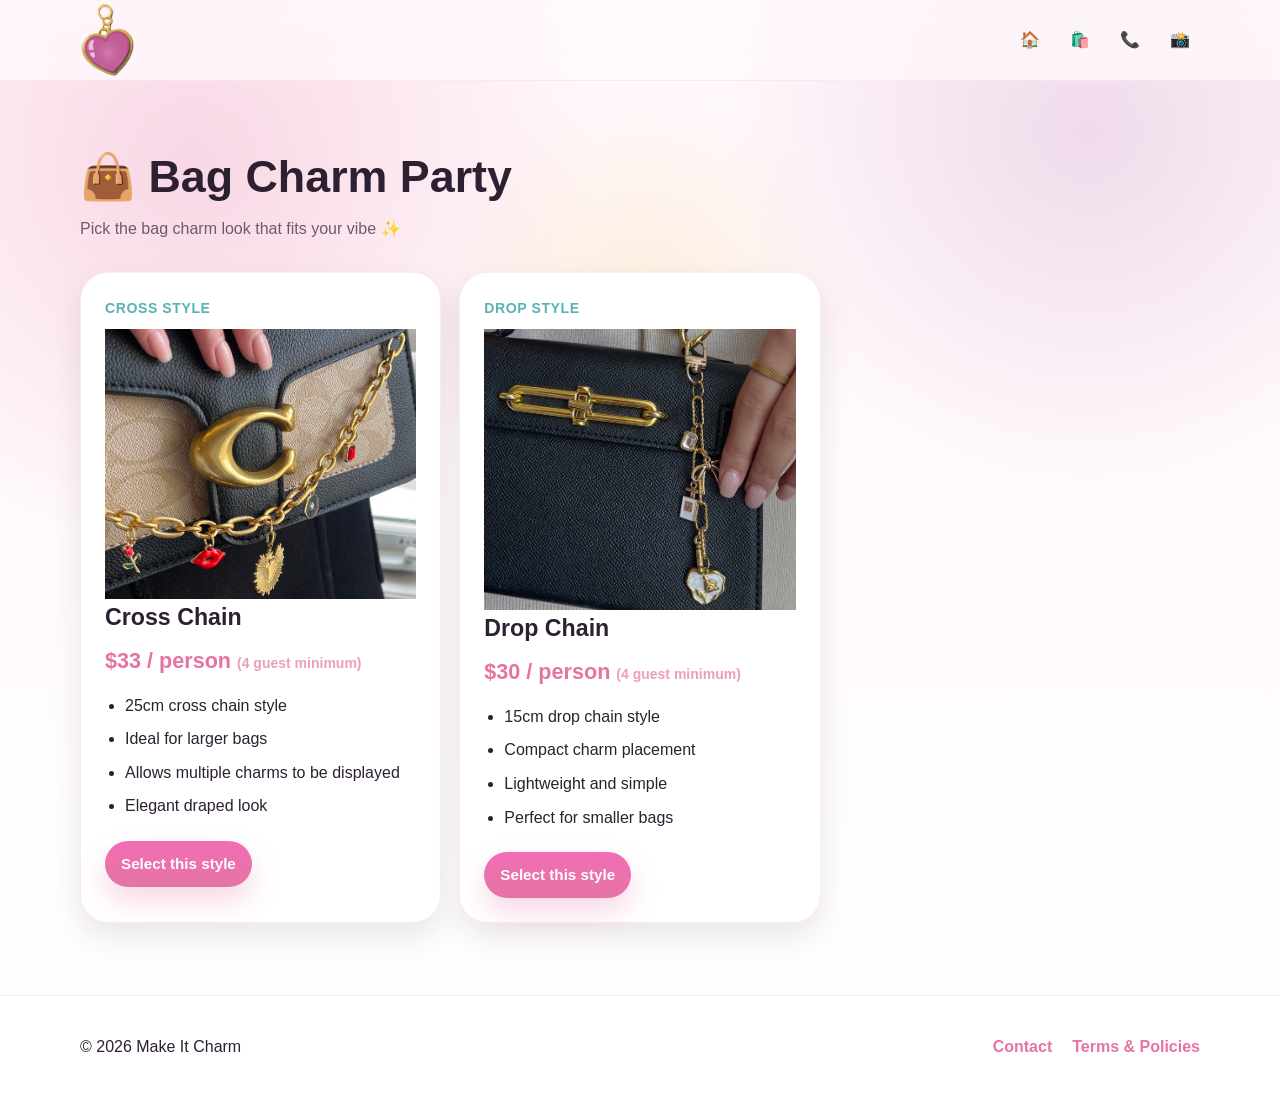
<file: bagcharm.html>
<!doctype html>
<html lang="en">
  <head>
    <meta charset="utf-8" />
    <meta name="viewport" content="width=device-width, initial-scale=1" />
    <title>Make It Charm</title>
    <link rel="stylesheet" href="styles.css" />
    <link rel="icon" type="image/png" href="images/favicon.png">

  </head>

  <body class="page-bg">
    <header class="site-header">
      <div class="container header-inner">
          <a class="logo-wrap" href="index.html" aria-label="Make It Charm home">
              <img src="images/charmnobg.png" alt="Make It Charm logo" class="logo-img" />
          </a>
          <button class="nav-toggle" aria-label="Open menu" aria-expanded="false">
            <span></span>
            <span></span>
            <span></span>
          </button>
          <nav class="site-nav" aria-label="Primary navigation">
            <ul class="nav-list">
                <li><a class="nav-link" href="index.html">🏠</a></li>
                <li><a class="nav-link" href="index.html#packages">🛍️</a></li>
                <li><a class="nav-link" href="contact.html">📞</a></li>
                <li><a class="nav-link" href="https://instagram.com/makeitcharmx" target="_blank">📸</a></li>
            </ul>
          </nav>
      </div>
    </header>


      <section class="section">
        <div class="container">
          <h2 class="section-title">👜 Bag Charm Party</h2>
          <p class="subtext">Pick the bag charm look that fits your vibe ✨</p>

          <div class="card-row chain-card-row">
            <article class="price-card chain-card">
              <p class="package-mini-tag">Cross style</p>
              <img src="images/CrossChain.JPG" alt="Cross chain bag charm style" class="chain-image" />
              <h3>Cross Chain</h3>
              <p class="package-price">$33 / person <span style="font-size:14px; opacity:0.7;">(4 guest minimum)</span></p>
              <ul class="list">
                <li>25cm cross chain style</li>
                <li>Ideal for larger bags</li>
                <li>Allows multiple charms to be displayed</li>
                <li>Elegant draped look</li>
              </ul>
              <a class="btn btn-small" href="booking.html">Select this style</a>
            </article>

            <article class="price-card chain-card">
              <p class="package-mini-tag">Drop style</p>
              <img src="images/DropChain.jpeg" alt="Drop chain bag charm style" class="chain-image" />
              <h3>Drop Chain</h3>
              <p class="package-price">$30 / person <span style="font-size:14px; opacity:0.7;">(4 guest minimum)</span></p>
              <ul class="list">
                <li>15cm drop chain style</li>
                <li>Compact charm placement</li>
                <li>Lightweight and simple</li>
                <li>Perfect for smaller bags</li>
              </ul>
              <a class="btn btn-small" href="booking.html">Select this style</a>
            </article>
          </div>
        </div>
      </section>

      <script src="script.js"></script>
      <button id="backToTop" class="back-to-top" aria-label="Back to top">↑</button>
      <script src="script.js"></script>
  </body>
  <footer class="site-footer">
      <div class="container footer-inner">
        <p>© <span id="year"></span> Make It Charm</p>

        <div class="footer-links">
          <a class="footer-link" href="contact.html">Contact</a>
          <a class="footer-link" href="terms.html">Terms & Policies</a>
        </div>
      </div>
    </footer>
</html>
</file>
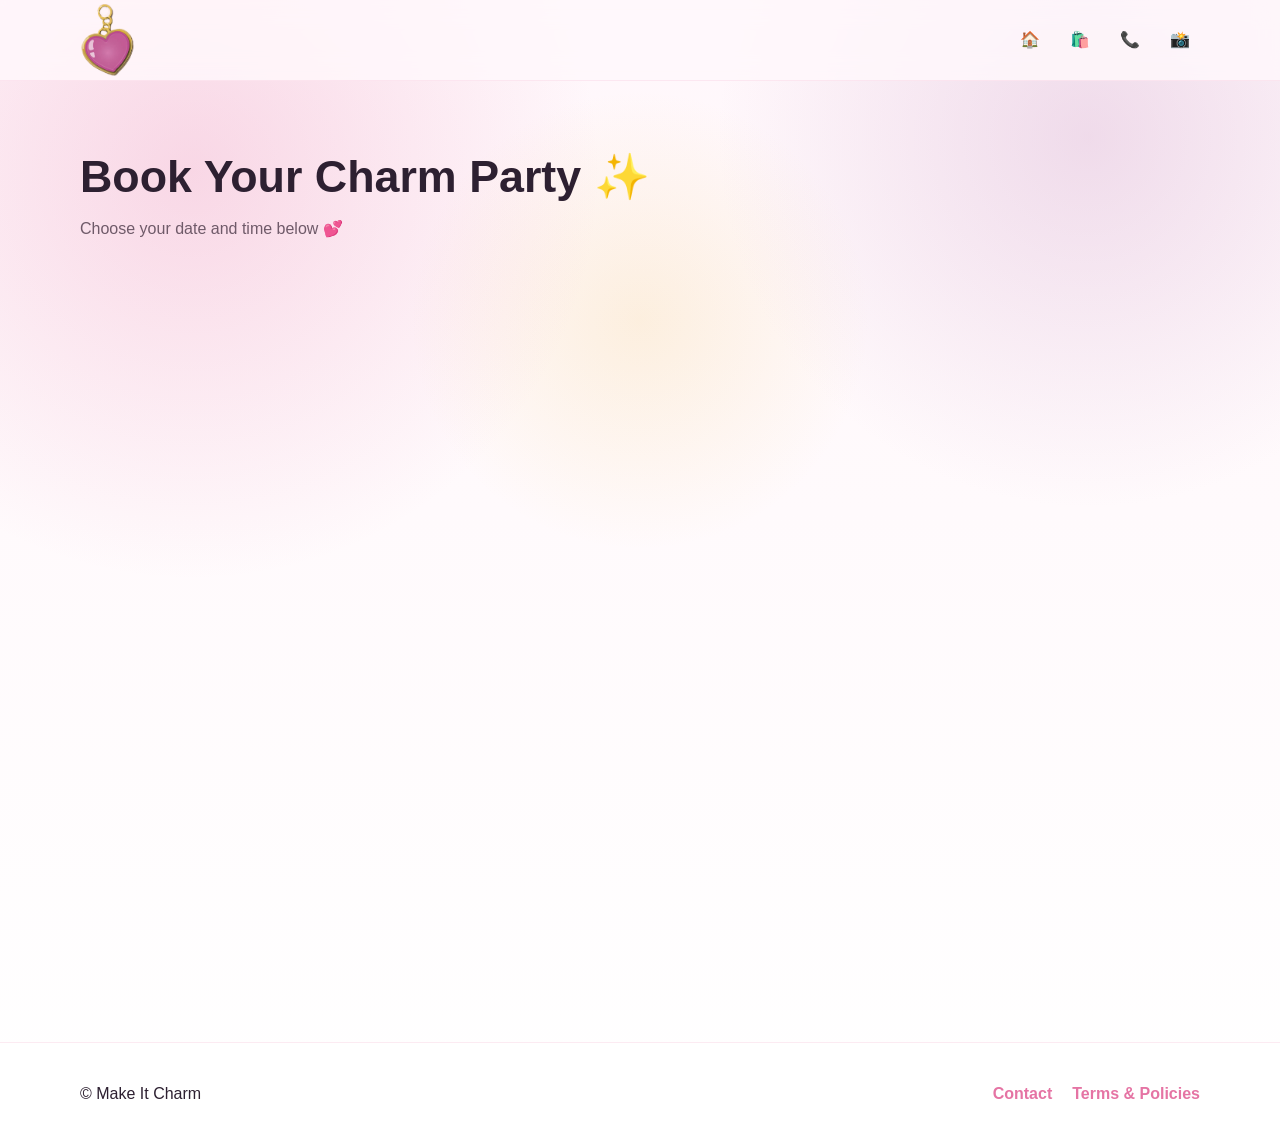
<file: booking.html>
<!doctype html>
<html lang="en">
<head>
  <meta charset="utf-8" />
  <meta name="viewport" content="width=device-width, initial-scale=1" />
  <title>Book a Charm Party | Make It Charm</title>
  <link rel="stylesheet" href="styles.css" />
  <link rel="icon" type="image/png" href="images/favicon.png">

</head>


<body class="page-bg">
    <header class="site-header">
      <div class="container header-inner">
          <a class="logo-wrap" href="index.html" aria-label="Make It Charm home">
            <img src="images/charmnobg.png" alt="Make It Charm logo" class="logo-img" />
          </a>
          <button class="nav-toggle" aria-label="Open menu" aria-expanded="false">
            <span></span>
            <span></span>
            <span></span>
          </button>

          <nav class="site-nav" aria-label="Primary navigation">
            <ul class="nav-list">
            <li><a class="nav-link" href="index.html">🏠</a></li>
            <li><a class="nav-link" href="index.html#packages">🛍️</a></li>
            <li><a class="nav-link" href="contact.html">📞</a></li>
         <li><a class="nav-link" href="https://instagram.com/makeitcharmx" target="_blank">📸</a></li>
          </ul>
        </nav>
      </div>
    </header>

  <main>
    <section class="section">
      <div class="container">
        <h1 class="section-title">Book Your Charm Party ✨</h1>
        <p class="subtext">Choose your date and time below 💕</p>

        <!-- CALENDLY EMBED -->
        <div class="calendly-inline-widget"
          data-url="https://calendly.com/makeitcharm/make-it-charm-diy-rental-kits"
          style="min-width:320px;height:700px;">
        </div>

      </div>
    </section>
  </main>

  <script src="https://assets.calendly.com/assets/external/widget.js" async></script>
</body>
 <footer class="site-footer">
      <div class="container footer-inner">
        <p>© <span id="year"></span> Make It Charm</p>

        <div class="footer-links">
          <a class="footer-link" href="contact.html">Contact</a>
          <a class="footer-link" href="terms.html">Terms & Policies</a>
        </div>
      </div>
</footer>
</html>
</html>
</file>
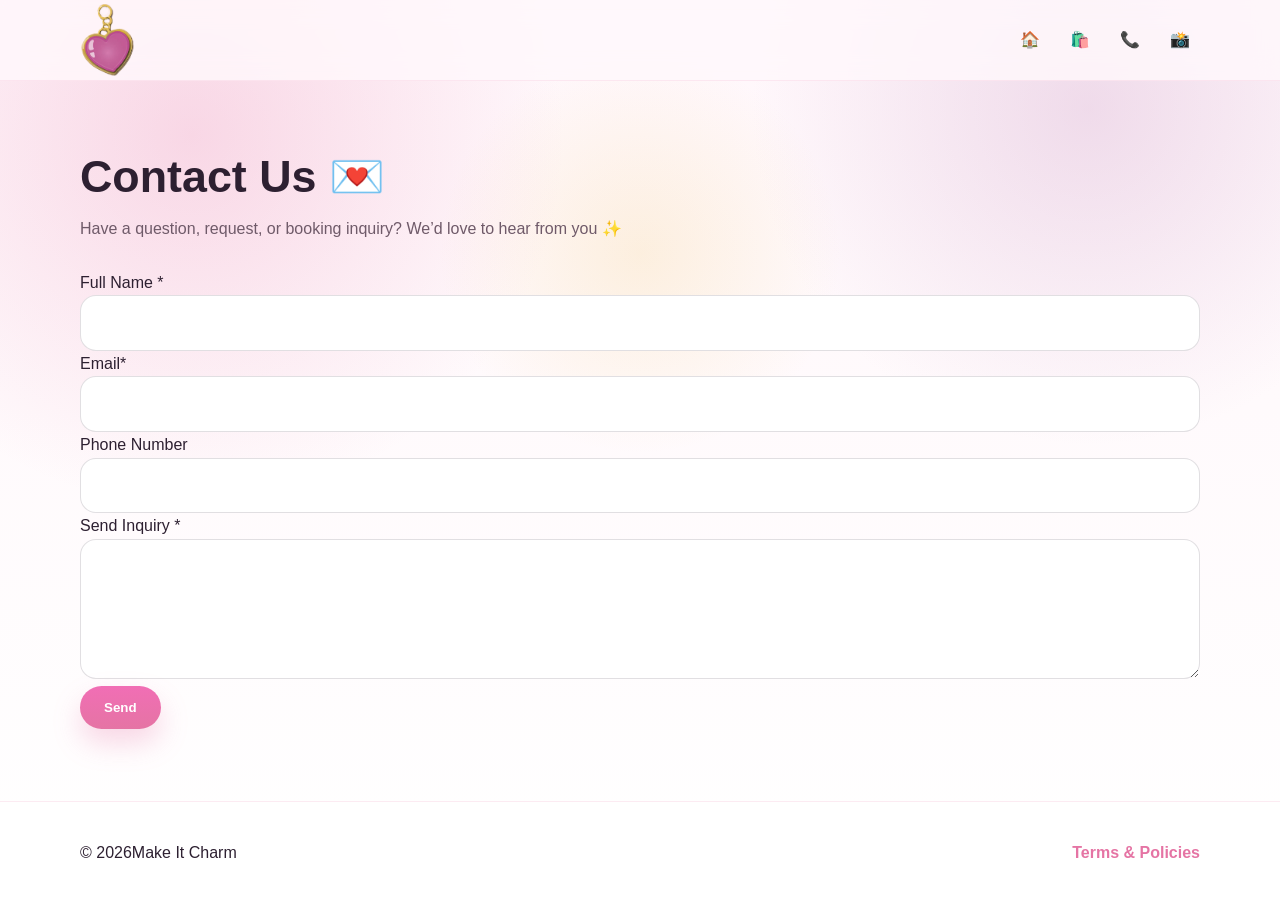
<file: contact.html>
<!doctype html>
<html lang="en">
  <head>
    <meta charset="utf-8" />
    <meta name="viewport" content="width=device-width, initial-scale=1" />
    <title>Make It Charm</title>
    <link rel="stylesheet" href="styles.css" />
    <link rel="icon" type="image/png" href="images/favicon.png">

  </head>

  <body class="page-bg">
    <header class="site-header">
      <div class="container header-inner">
          <a class="logo-wrap" href="index.html" aria-label="Make It Charm home">
              <img src="images/charmnobg.png" alt="Make It Charm logo" class="logo-img" />
          </a>
          <button class="nav-toggle" aria-label="Open menu" aria-expanded="false">
            <span></span>
            <span></span>
            <span></span>
          </button>
          <nav class="site-nav" aria-label="Primary navigation">
            <ul class="nav-list">
                <li><a class="nav-link" href="index.html">🏠</a></li>
                <li><a class="nav-link" href="index.html#packages">🛍️</a></li>
                <li><a class="nav-link" href="contact.html">📞</a></li>
                <li><a class="nav-link" href="https://instagram.com/makeitcharmx" target="_blank">📸</a></li>
            </ul>
          </nav>
      </div>
    </header>

    <main>
      <section class="section">
        <div class="container">
          <h2 class="section-title">Contact Us 💌</h2>
          <p class="subtext">Have a question, request, or booking inquiry? We’d love to hear from you ✨</p>

          <form action="mailto:makeitcharm@gmail.com" method="POST" enctype="text/plain" class="contact-form">

            <label>Full Name <span class="required">*</span></label>
            <input type="text" name="name" required />

            <label>Email<span class="required">*</span></label>
            <input type="email" name="email" required />

            <label>Phone Number</label>
            <input type="text" name="phone"  />

            <label>Send Inquiry <span class="required">*</span></label>
            <textarea name="details" rows="4" required></textarea>

            <button type="submit" class="btn">Send</button>

          </form>
        </div>
    </section>
    </main>


  <button id="backToTop" class="back-to-top" aria-label="Back to top">↑</button>
  <script src="script.js"></script>
</body>
<footer class="site-footer">
      <div class="container footer-inner">
        <p>© <span id="year"></span>Make It Charm</p>

        <div class="footer-links">
          <a class="footer-link" href="terms.html">Terms & Policies</a>
        </div>
      </div>
    </footer>
</html>
</file>
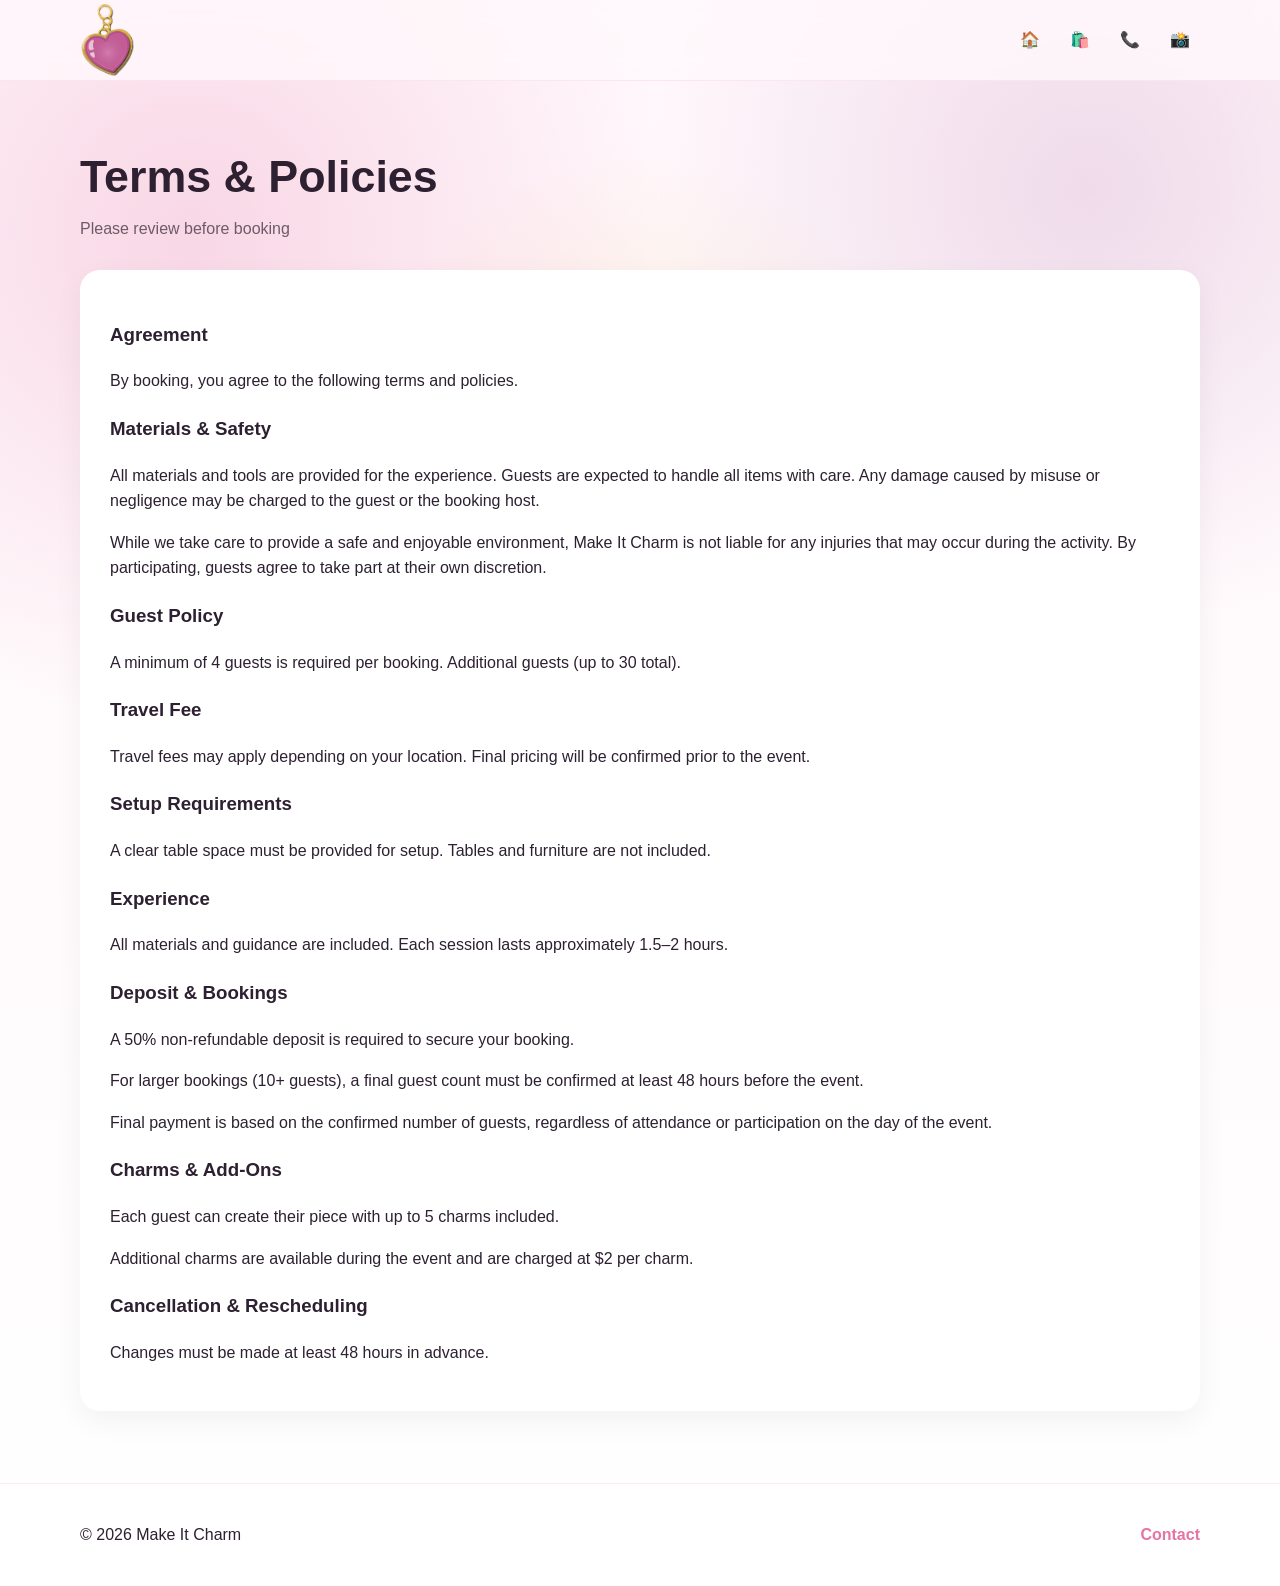
<file: terms.html>
<!doctype html>
<html lang="en">
<head>
  <meta charset="utf-8" />
  <meta name="viewport" content="width=device-width, initial-scale=1" />
  <title>Terms & Policies | Make It Charm</title>
  <link rel="stylesheet" href="styles.css" />
  <link rel="icon" type="image/png" href="images/favicon.png">
  <script src="script.js"></script>

</head>

<body class="page-bg">

  <!-- Header -->
    <header class="site-header">
      <div class="container header-inner">
          <a class="logo-wrap" href="index.html" aria-label="Make It Charm home">
            <img src="images/charmnobg.png" alt="Make It Charm logo" class="logo-img" />
          </a>
          <button class="nav-toggle" aria-label="Open menu" aria-expanded="false">
            <span></span>
            <span></span>
            <span></span>
          </button>

          <nav class="site-nav" aria-label="Primary navigation">
            <ul class="nav-list">
            <li><a class="nav-link" href="index.html">🏠</a></li>
            <li><a class="nav-link" href="index.html#packages">🛍️</a></li>
            <li><a class="nav-link" href="contact.html">📞</a></li>
         <li><a class="nav-link" href="https://instagram.com/makeitcharmx" target="_blank">📸</a></li>
          </ul>
        </nav>
      </div>
    </header>
  <main>
    <section class="section">
      <div class="container">
        <h1 class="section-title">Terms & Policies </h1>
        <p class="subtext">Please review before booking </p>

        <div class="policy-box">

        <h3>Agreement</h3>
        <p>By booking, you agree to the following terms and policies.</p>

        <h3>Materials & Safety</h3>
        <p>
          All materials and tools are provided for the experience. Guests are expected to handle all items with care. Any damage caused by misuse or negligence may be charged to the guest or the booking host.
        </p>
        <p>
          While we take care to provide a safe and enjoyable environment, Make It Charm is not liable for any injuries 
          that may occur during the activity. By participating, guests agree to take part at their own discretion.
        </p>

        <h3>Guest Policy</h3>
        <p>
          A minimum of 4 guests is required per booking. Additional guests (up to 30 total).
        </p>

        <h3>Travel Fee</h3>
        <p>
          Travel fees may apply depending on your location. Final pricing will be confirmed prior to the event.
        </p>

        <h3>Setup Requirements</h3>
        <p>
          A clear table space must be provided for setup. Tables and furniture are not included.
        </p>

        <h3>Experience</h3>
        <p>
          All materials and guidance are included. Each session lasts approximately 1.5–2 hours.
        </p>

        <h3>Deposit & Bookings</h3>
        <p>
          A 50% non-refundable deposit is required to secure your booking.
        </p>
        <p>
          For larger bookings (10+ guests), a final guest count must be confirmed at least 48 hours before the event.
        </p>
        <p>
          Final payment is based on the confirmed number of guests, regardless of attendance or participation on the day of the event.
        </p>

        <h3>Charms & Add-Ons</h3>
        <p>
          Each guest can create their piece with up to 5 charms included.
        </p>
        <p>
          Additional charms are available during the event and are charged at $2 per charm.
        </p>

        <h3>Cancellation & Rescheduling</h3>
        <p>
          Changes must be made at least 48 hours in advance.
        </p>

      </div>
    </section>
  </main>
</body>
<footer class="site-footer">
      <div class="container footer-inner">
        <p>© <span id="year"></span> Make It Charm</p>

        <div class="footer-links">
          <a class="footer-link" href="contact.html">Contact</a>
        </div>
      </div>
</footer>
</html>
</file>
<file: styles.css>
@font-face {
  font-family: "Candelis Demo";
  src: url("fonts/CandelisDEMO-Regular.ttf") format("truetype");
  font-weight: normal;
  font-style: normal;
}

*,
*::before,
*::after {
  box-sizing: border-box;
}

:root {
  --bg: #fff8fc;
  --surface: #ffffff;
  --surface-soft: #fff2f7;
  --ink: #2d2031;
  --muted: #6f5a69;

  --pink-main: #e574a4;
  --pink-soft: #dd8ab1;
  --pink-warm: #e48798;
  --lilac: #d3a5cb;
  --teal: #59b3b5;
  --yellow: #fec82d;
  --yellow-soft: #f1c15a;
  --peach: #e3a08b;

  --border: rgba(45, 32, 49, 0.12);
  --radius-lg: 28px;
  --radius-md: 20px;
  --radius-sm: 14px;

  --shadow-soft: 0 12px 30px rgba(229, 116, 164, 0.12);
  --shadow-card: 0 14px 30px rgba(45, 32, 49, 0.10);
}

html {
  scroll-behavior: smooth;
}

body {
  margin: 0;
  font-family: "Trebuchet MS", "Segoe UI", Arial, sans-serif;
  color: var(--ink);
  background: var(--bg);
  line-height: 1.6;
}

img {
  max-width: 100%;
  display: block;
}

.container {
  width: min(1120px, 92%);
  margin: 0 auto;
}

.page-bg {
  background:
    radial-gradient(circle at 15% 15%, rgba(229, 116, 164, 0.25), transparent 28%),
    radial-gradient(circle at 85% 12%, rgba(211, 165, 203, 0.35), transparent 25%),
    radial-gradient(circle at 50% 28%, rgba(241, 193, 90, 0.18), transparent 22%),
    linear-gradient(180deg, #fff7fb 0%, #fffafc 45%, #ffffff 100%);
}

/* header */

.site-header {
  position: sticky;
  top: 0;
  z-index: 100;
  background: rgba(255, 248, 252, 0.82);
  backdrop-filter: blur(12px);
  border-bottom: 1px solid rgba(229, 116, 164, 0.12);
}

.header-inner {
  display: flex;
  align-items: center;
  justify-content: space-between;
  min-height: 44px;
  padding: 4px 0;
  gap: 12px;
}

.logo-wrap {
  display: inline-flex;
  align-items: center;
  text-decoration: none;
}

.logo-img {
  width: 72px;
  max-width: none;
  height: auto;
}

.site-nav {
  margin-left: auto;
}

.nav-list {
  display: flex;
  align-items: center;
  gap: 10px;
  list-style: none;
  margin: 0;
  padding: 0;
}

.nav-link {
  display: inline-flex;
  align-items: center;
  justify-content: center;
  padding: 8px 10px;
  border-radius: 999px;
  text-decoration: none;
  color: var(--ink);
  font-weight: 700;
  transition: 0.25s ease;
}

.nav-link:hover,
.nav-link[aria-current="page"] {
  background: rgba(211, 165, 203, 0.24);
  outline: 1px solid rgba(229, 116, 164, 0.16);
  box-shadow: 0 6px 18px rgba(211, 165, 203, 0.18);
}

/* hamburger */

.nav-toggle {
  display: none;
  background: transparent;
  border: none;
  padding: 6px;
  cursor: pointer;
  margin-left: auto;
}

.nav-toggle span {
  display: block;
  width: 24px;
  height: 3px;
  margin: 4px 0;
  border-radius: 999px;
  background: var(--pink-main);
}

/* hero */

.hero {
  position: relative;
  overflow: hidden;
  padding: 120px 0 110px;
  background:
    linear-gradient(
      rgba(239, 177, 212, 0.85),
      rgba(255, 254, 248, 0.92)
    ),
    url("images/heroimg.jpeg");
  background-size: cover;
  background-position: center;
}

.hero::before {
  content: "";
  position: absolute;
  inset: 0;
  background:
    radial-gradient(circle at center, rgba(255, 255, 255, 0.45), transparent 34%);
  pointer-events: none;
}

.hero-centered {
  text-align: center;
}

.hero-content {
  position: relative;
  z-index: 1;
  max-width: 790px;
  margin: 0 auto;
}

.eyebrow {
  display: inline-block;
  margin: 0 0 18px;
  padding: 8px 16px;
  border-radius: 999px;
  background: rgba(255, 255, 255, 0.72);
  border: 1px solid rgba(229, 116, 164, 0.14);
  color: var(--pink-main);
  font-weight: 800;
  letter-spacing: 0.04em;
  text-transform: uppercase;
  font-size: 0.82rem;
}

.hero-title {
  font-family: "Candelis Demo", cursive;
  letter-spacing: 0.02em;
  margin: 0;
  font-size: clamp(2.6rem, 7vw, 5rem);
  line-height: 0.98;
  font-weight: 900;
  color: #ffffff;
  text-shadow:
    4px 4px 0 var(--teal),
    0 12px 28px rgba(229, 116, 164, 0.25);
}

.hero-description {
  max-width: 640px;
  margin: 24px auto 0;
  font-size: 1.08rem;
  color: var(--ink);
}

.hero-description-secondary {
  max-width: 560px;
  color: var(--muted);
  margin-top: 10px;
}

.hero-actions {
  display: flex;
  justify-content: center;
  flex-wrap: wrap;
  gap: 14px;
  margin-top: 34px;
}

/* buttons */

.btn {
  display: inline-block;
  padding: 14px 24px;
  border-radius: 999px;
  border: none;
  text-decoration: none;
  font-weight: 800;
  cursor: pointer;
  transition: transform 0.22s ease, box-shadow 0.22s ease, filter 0.22s ease;
}

.btn:hover {
  transform: translateY(-2px);
}

.hero-cta,
.btn-small,
.btn {
  background: linear-gradient(180deg, #f16eb5 0%, #e574a4 100%);
  color: #ffffff;
  box-shadow: 0 14px 28px rgba(229, 116, 164, 0.28);
}

.btn:hover {
  filter: brightness(1.03);
  box-shadow: 0 16px 30px rgba(229, 116, 164, 0.34);
}

.btn-secondary {
  background: rgba(255, 255, 255, 0.88);
  color: var(--ink);
  border: 1px solid rgba(89, 179, 181, 0.28);
  box-shadow: 0 10px 20px rgba(89, 179, 181, 0.12);
}

.btn-small {
  padding: 11px 16px;
  font-size: 0.95rem;
}

/* layout sections */

.section {
  padding: 72px 0;
}

.section-alt {
  background:
    linear-gradient(180deg, rgba(255, 245, 250, 0.6), rgba(255, 255, 255, 1));
}

.section-title {
  margin: 0 0 12px;
  font-size: clamp(2rem, 4vw, 2.8rem);
  line-height: 1.05;
}

.subtext {
  max-width: 62ch;
  color: var(--muted);
  margin-bottom: 28px;
}

/* steps */

.steps {
  display: grid;
  grid-template-columns: repeat(3, minmax(0, 1fr));
  gap: 18px;
  margin-top: 28px;
}

.step-card {
  background: rgba(255, 255, 255, 0.82);
  border: 1px solid rgba(229, 116, 164, 0.14);
  border-radius: var(--radius-lg);
  padding: 26px 22px;
  box-shadow: var(--shadow-soft);
}

.step-number {
  margin: 0 0 10px;
  color: var(--pink-main);
  font-weight: 900;
  font-size: 0.88rem;
  letter-spacing: 0.08em;
}

.step-card h3 {
  margin: 0 0 10px;
  font-size: 1.3rem;
}

.step-card p:last-child {
  margin-bottom: 0;
}

/* cards */

.card-row {
  display: grid;
  grid-template-columns: repeat(3, minmax(0, 1fr));
  gap: 18px;
  margin-top: 30px;
}

.price-card {
  background: var(--surface);
  border-radius: var(--radius-lg);
  padding: 24px;
  border: 1px solid rgba(229, 116, 164, 0.14);
  box-shadow: var(--shadow-card);
}

.featured-card {
  transform: translateY(-6px);
  border: 2px solid rgba(89, 179, 181, 0.34);
}

.package-mini-tag {
  margin: 0 0 10px;
  color: var(--teal);
  font-size: 0.88rem;
  font-weight: 800;
  text-transform: uppercase;
  letter-spacing: 0.04em;
}

.price-card h3 {
  margin: 0 0 8px;
  font-size: 1.45rem;
}

.package-price {
  margin: 0 0 14px;
  font-size: 1.35rem;
  font-weight: 900;
  color: var(--pink-main);
}

.list {
  margin: 0 0 22px;
  padding-left: 20px;
}

.list li {
  margin-bottom: 8px;
}

/* form */

.form-card {
  background: rgba(255, 255, 255, 0.88);
  border-radius: 28px;
  padding: 32px;
  border: 1px solid rgba(229, 116, 164, 0.14);
  box-shadow: 0 14px 30px rgba(45, 32, 49, 0.10);
  max-width: 760px;
}

.booking-form {
  margin-top: 24px;
}

.form-grid {
  display: grid;
  grid-template-columns: repeat(2, minmax(0, 1fr));
  gap: 18px;
  margin-bottom: 20px;
}

.field {
  display: flex;
  flex-direction: column;
  gap: 8px;
}

.field-full {
  grid-column: 1 / -1;
}

.field label {
  font-weight: 700;
  color: var(--ink);
}

input,
select,
textarea {
  width: 100%;
  padding: 14px 16px;
  border-radius: 16px;
  border: 1px solid rgba(45, 32, 49, 0.14);
  background: #ffffff;
  font: inherit;
  color: var(--ink);
}

textarea {
  resize: vertical;
  min-height: 140px;
}

input:focus,
select:focus,
textarea:focus {
  outline: none;
  border-color: var(--pink-main);
  box-shadow: 0 0 0 4px rgba(229, 116, 164, 0.14);
}

.error-message {
  min-height: 1rem;
  font-size: 0.88rem;
  color: #d14d7d;
}

.form-success {
  margin-top: 14px;
  font-weight: 700;
  color: var(--teal);
}

/* booking note */

.booking-note {
  margin-top: 28px;
  padding: 22px 24px;
  border-radius: var(--radius-md);
  background: linear-gradient(180deg, rgba(255, 242, 247, 0.95), rgba(255, 255, 255, 0.95));
  border: 1px solid rgba(229, 116, 164, 0.14);
}

.booking-note p {
  margin: 0 0 10px;
}

.booking-note p:last-child {
  margin-bottom: 0;
}

/* faq */

.faq-list {
  display: grid;
  gap: 14px;
  margin-top: 24px;
}

.faq-item {
  background: rgba(255, 255, 255, 0.88);
  border: 1px solid rgba(229, 116, 164, 0.14);
  border-radius: 20px;
  overflow: hidden;
  box-shadow: var(--shadow-soft);
}

.faq-question {
  width: 100%;
  background: transparent;
  border: none;
  text-align: left;
  padding: 18px 20px;
  font: inherit;
  font-weight: 800;
  color: var(--ink);
  cursor: pointer;
  display: flex;
  justify-content: space-between;
  align-items: center;
}

.faq-question:hover {
  background: rgba(255, 242, 247, 0.55);
}

.faq-answer {
  max-height: 0;
  overflow: hidden;
  transition: max-height 0.3s ease, padding 0.3s ease;
  padding: 0 20px;
}

.faq-item.active .faq-answer {
  max-height: 220px;
  padding: 0 20px 18px;
}

.faq-answer p {
  margin: 0;
}

.faq-icon {
  font-size: 1.2rem;
  color: var(--pink-main);
  margin-left: 12px;
  flex-shrink: 0;
}

/* back to top */

.back-to-top {
  position: fixed;
  right: 20px;
  bottom: 20px;
  width: 48px;
  height: 48px;
  border: none;
  border-radius: 999px;
  background: linear-gradient(180deg, #f16eb5 0%, #e574a4 100%);
  color: #ffffff;
  font-size: 1.2rem;
  font-weight: 800;
  cursor: pointer;
  box-shadow: 0 12px 24px rgba(229, 116, 164, 0.28);
  display: none;
  z-index: 200;
}

.back-to-top.show {
  display: block;
}

/* footer */

.site-footer {
  padding: 22px 0;
  border-top: 1px solid rgba(229, 116, 164, 0.14);
  background: rgba(255, 255, 255, 0.75);
}

.footer-inner {
  display: flex;
  justify-content: space-between;
  align-items: center;
  gap: 14px;
}

.footer-links {
  display: flex;
  gap: 20px;
}

.footer-link,
.footer-links a {
  color: var(--pink-main);
  text-decoration: none;
  font-weight: 700;
}

.footer-link:hover,
.footer-links a:hover {
  text-decoration: underline;
}

/* policy box */

.policy-box {
  background: white;
  padding: 30px;
  border-radius: 20px;
  box-shadow: 0 10px 30px rgba(0, 0, 0, 0.05);
  margin-top: 20px;
}

.policy-box h3 {
  margin-top: 20px;
}

.policy-box p {
  margin-top: 5px;
  line-height: 1.6;
}

/* medium screens */

@media (max-width: 900px) {
  .steps,
  .card-row {
  grid-template-columns: repeat(1, minmax(0, 1fr));
  gap: 14px;  }

  .featured-card {
    transform: none;
  }
}

/* mobile nav */

@media (max-width: 768px) {
  .nav-toggle {
    display: block;
    position: relative;
    z-index: 202;
  }

  .site-nav {
    display: block;
    position: fixed;
    top: 0;
    right: -220px;
    width: 220px;
    height: 100vh;
    background: rgba(255, 248, 252, 0.96);
    backdrop-filter: blur(12px);
    box-shadow: -8px 0 24px rgba(45, 32, 49, 0.12);
    padding: 90px 20px 20px;
    transition: right 0.3s ease;
    z-index: 201;
  }

  .site-nav.nav-open {
    right: 0;
  }

  .header-inner {
    flex-wrap: nowrap;
    align-items: center;
  }

  .nav-list {
    height: 100%;
    display: flex;
    flex-direction: column;
    justify-content: flex-start;
    align-items: center;
    gap: 18px;
    width: 100%;
    padding: 0;
    margin: 0;
  }

  .nav-link {
    width: auto;
    min-width: 56px;
    min-height: 56px;
    justify-content: center;
    font-size: 1.5rem;
    border-radius: 999px;
  }
}

/* small screens */

@media (max-width: 680px) {

  .hero-title {
    font-weight: 800;
  }

  .hero {
    padding: 90px 0 80px;
  }

  .hero-description {
    font-size: 1rem;
  }

  .section {
    padding: 56px 0;
  }

  .form-card {
    padding: 22px;
  }

  .form-grid {
    grid-template-columns: 1fr;
  }

  /* keep CTA buttons side by side */
  .hero-actions {
    flex-wrap: nowrap;
    gap: 10px;
  }

  .hero-actions .btn {
    padding: 12px 16px;
    font-size: 0.95rem;
    white-space: nowrap;
  }
}
</file>
